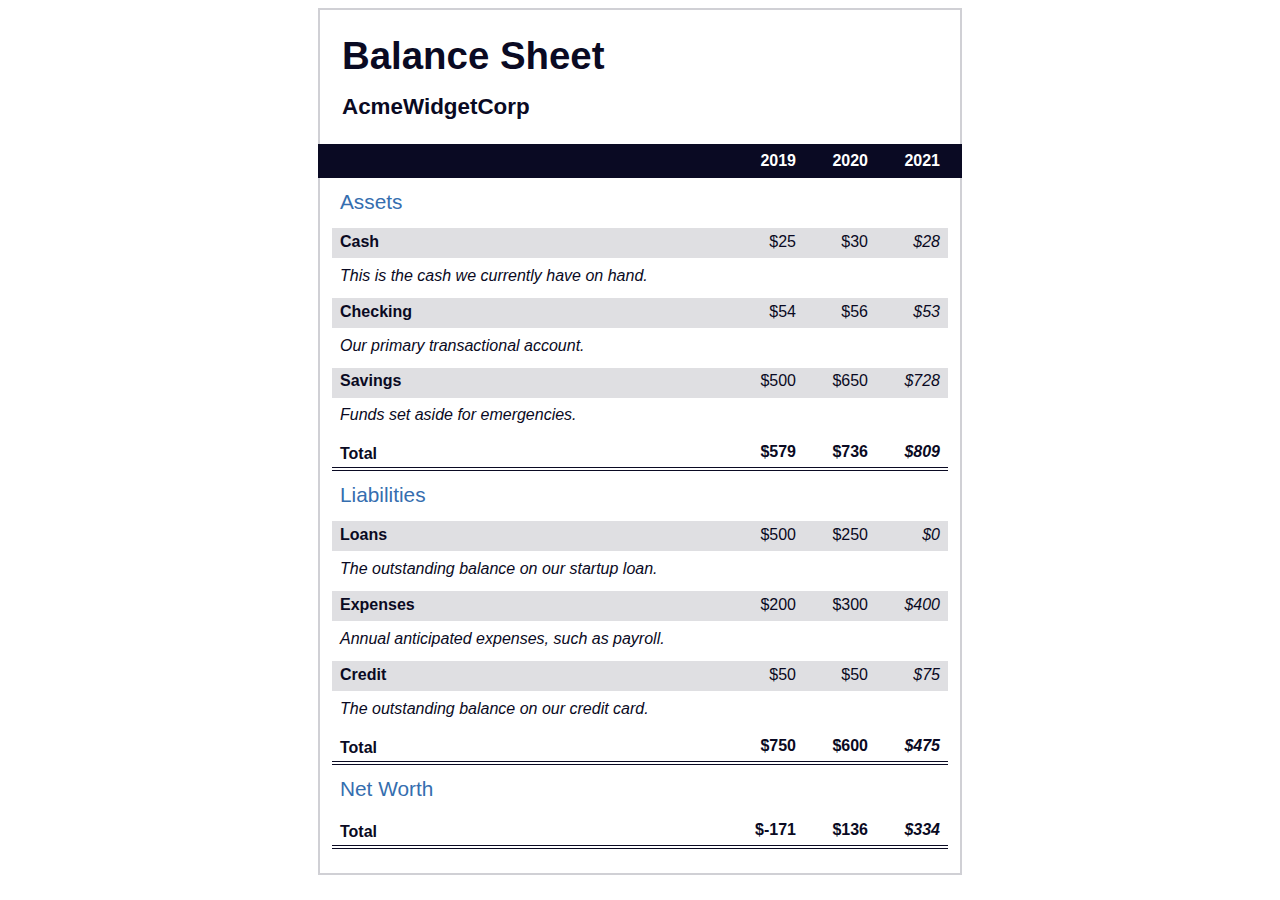
<file: Balance-Sheet/index.html>
<!DOCTYPE html>
<html lang="en">
  <head>
    <meta charset="UTF-8">
    <meta name="viewport" content="width=device-width, initial-scale=1.0">
    <title>Balance Sheet</title>
    <link rel="stylesheet" href="./styles.css">
  </head>
  <body>
    <main>
      <section>
        <h1>
          <span class="flex">
            <span>AcmeWidgetCorp</span>
            <span>Balance Sheet</span>
          </span>
        </h1>
        <div id="years" aria-hidden="true">
          <span class="year">2019</span>
          <span class="year">2020</span>
          <span class="year">2021</span>
        </div>
        <div class="table-wrap">
          <table>
            <caption>Assets</caption>
            <thead>
              <tr>
                <td></td>
                <th><span class="sr-only year">2019</span></th>
                <th><span class="sr-only year">2020</span></th>
                <th class="current"><span class="sr-only year">2021</span></th>
              </tr>
            </thead>
            <tbody>
              <tr class="data">
                <th>Cash <span class="description">This is the cash we currently have on hand.</span></th>
                <td>$25</td>
                <td>$30</td>
                <td class="current">$28</td>
              </tr>
              <tr class="data">
                <th>Checking <span class="description">Our primary transactional account.</span></th>
                <td>$54</td>
                <td>$56</td>
                <td class="current">$53</td>
              </tr>
              <tr class="data">
                <th>Savings <span class="description">Funds set aside for emergencies.</span></th>
                <td>$500</td>
                <td>$650</td>
                <td class="current">$728</td>
              </tr>
              <tr class="total">
                <th>Total <span class="sr-only">Assets</span></th>
                <td>$579</td>
                <td>$736</td>
                <td class="current">$809</td>
              </tr>
            </tbody>
          </table>
          <table>
            <caption>Liabilities</caption>
            <thead>
              <tr>
              <td></td>
              <th><span class="sr-only">2019</span></th>
              <th><span class="sr-only">2020</span></th>
              <th><span class="sr-only">2021</span></th>
              </tr>
            </thead>
            <tbody>
              <tr class="data">
                <th>Loans <span class="description">The outstanding balance on our startup loan.</span></th>
                <td>$500</td>
                <td>$250</td>
                <td class="current">$0</td>
              </tr>
              <tr class="data">
                <th>Expenses <span class="description">Annual anticipated expenses, such as payroll.</span></th>
                <td>$200</td>
                <td>$300</td>
                <td class="current">$400</td>
              </tr>
              <tr class="data">
                <th>Credit <span class="description">The outstanding balance on our credit card.</span></th>
                <td>$50</td>
                <td>$50</td>
                <td class="current">$75</td>
              </tr>
              <tr class="total">
                <th>Total <span class="sr-only">Liabilities</span></th>
                <td>$750</td>
                <td>$600</td>
                <td class="current">$475</td>
              </tr>
            </tbody>
          </table>
          <table>
            <caption>Net Worth</caption>
            <thead>
              <tr>
              <td></td>
              <th><span class="sr-only">2019</span></th>
              <th><span class="sr-only">2020</span></th>
              <th><span class="sr-only">2021</span></th>
              </tr>
            </thead>
            <tbody>
              <tr class="total">
                <th>Total <span class="sr-only">Net Worth</span></th>
                <td>$-171</td>
                <td>$136</td>
                <td class="current">$334</td>
              </tr>
            </tbody>
          </table>
        </div>
      </section>
    </main>
  </body>
</html>
</file>
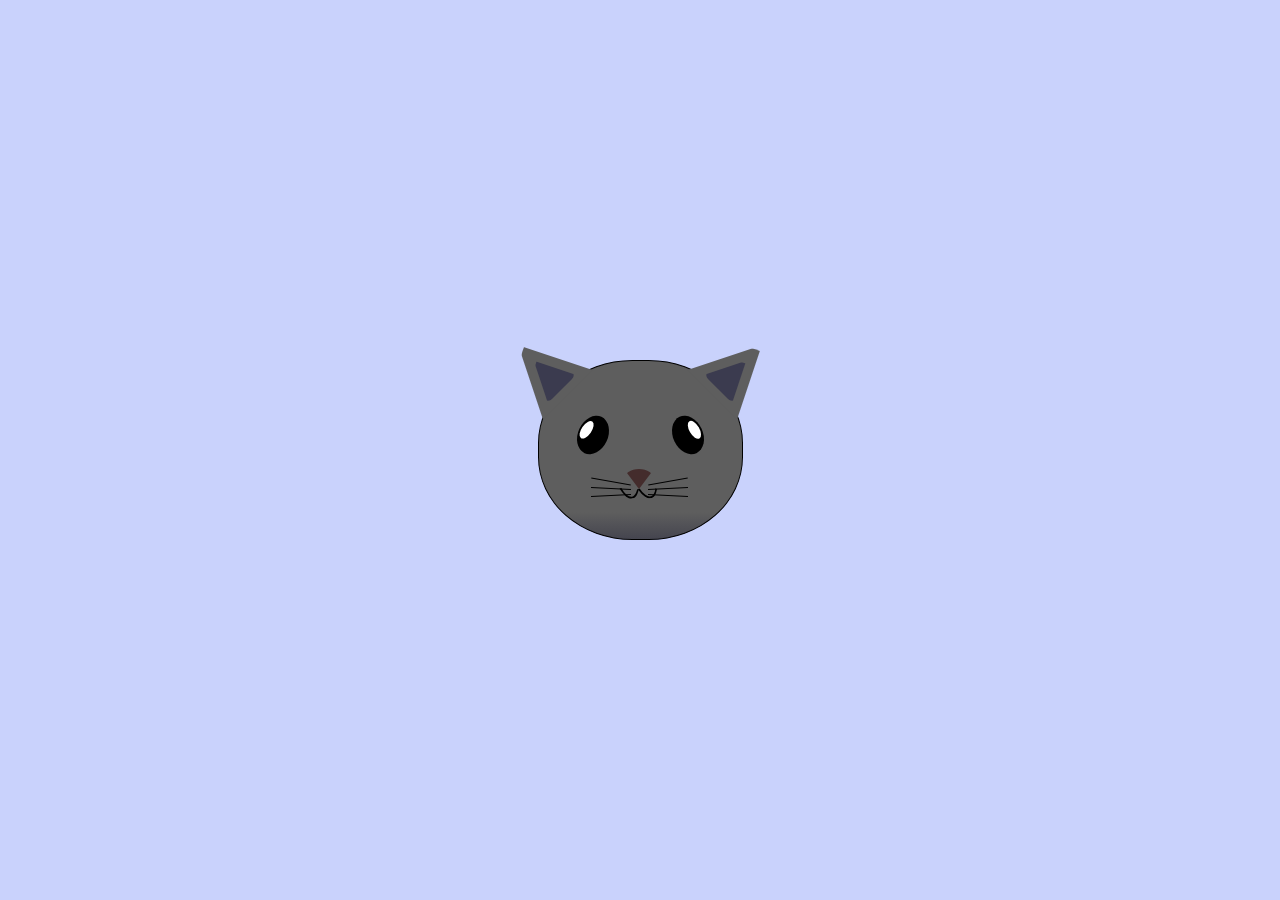
<file: Cat-Painting/index.html>
<!DOCTYPE html>
<html lang="en">
<head>
    <meta charset="UTF-8">
    <title>fCC Cat Painting</title>
    <link rel="stylesheet" href="./styles.css">
</head>
<body>
    <main>
      <div class="cat-head">
        <div class="cat-ears">
          <div class="cat-left-ear">
            <div class="cat-left-inner-ear"></div>
          </div>
          <div class="cat-right-ear">
            <div class="cat-right-inner-ear"></div>
          </div>
        </div>

        <div class="cat-eyes">
          <div class="cat-left-eye">
            <div class="cat-left-inner-eye"></div>
          </div>
          <div class="cat-right-eye">
            <div class="cat-right-inner-eye"></div>
          </div>
        </div>
        
        <div class="cat-nose"></div>

        <div class="cat-mouth">
          <div class="cat-mouth-line-left"></div>
          <div class="cat-mouth-line-right"></div>
        </div>

        <div class="cat-whiskers">
          <div class="cat-whiskers-left">
            <div class="cat-whisker-left-top"></div>
            <div class="cat-whisker-left-middle"></div>
            <div class="cat-whisker-left-bottom"></div>
          </div>
          <div class="cat-whiskers-right">
            <div class="cat-whisker-right-top"></div>
            <div class="cat-whisker-right-middle"></div>
            <div class="cat-whisker-right-bottom"></div>
          </div>
        </div>

      </div>
    </main>
</body>
</html>
</file>
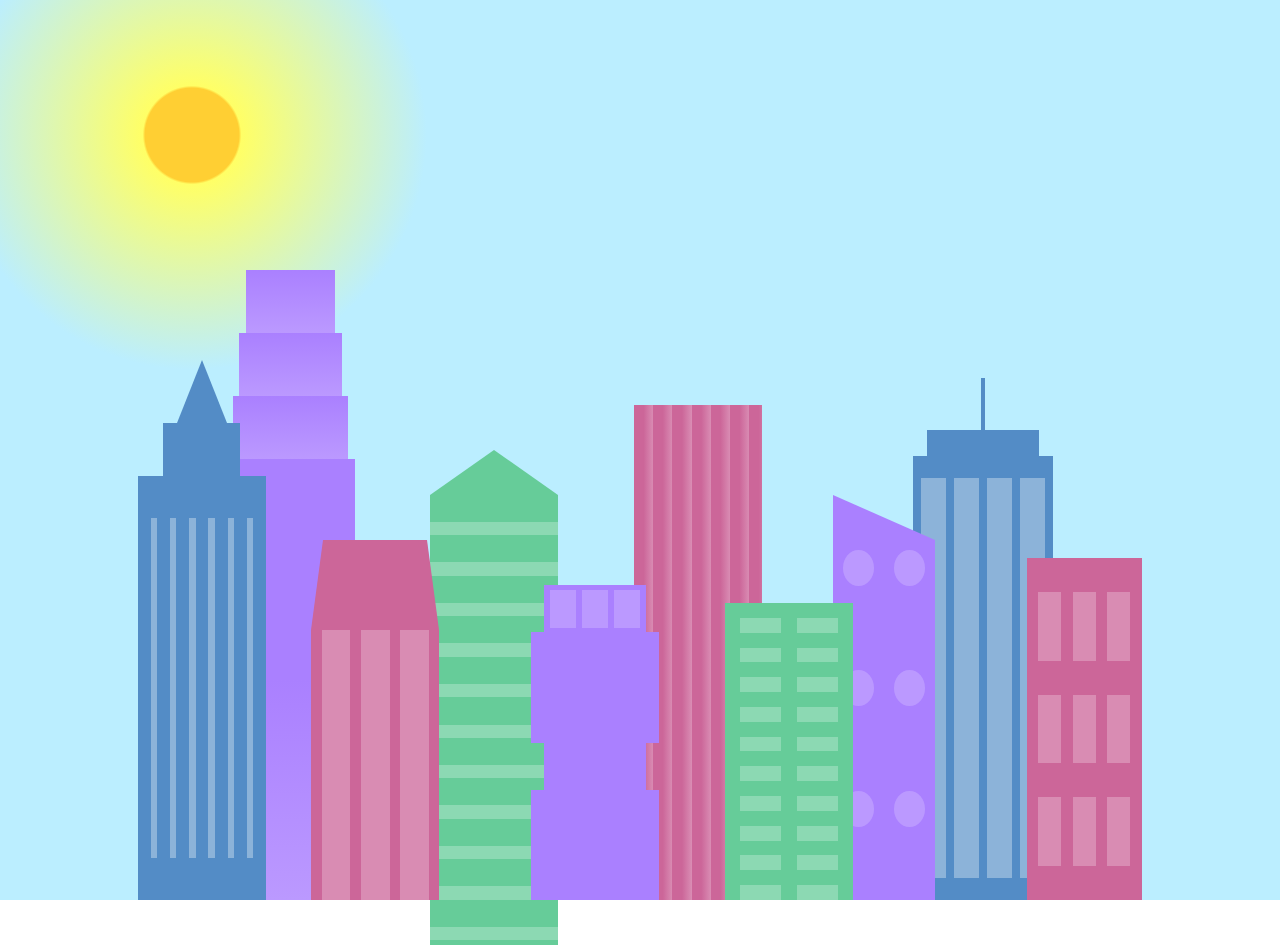
<file: City-Skyline/index.html>
<!DOCTYPE html>
<html lang="en">    
  <head>
    <meta charset="UTF-8">
    <title>City Skyline</title>
    <link href="styles.css" rel="stylesheet" />   
  </head>

  <body>
    <div class="background-buildings sky">
      <div></div>
      <div></div>
      <div class="bb1 building-wrap">
        <div class="bb1a bb1-window"></div>
        <div class="bb1b bb1-window"></div>
        <div class="bb1c bb1-window"></div>
        <div class="bb1d"></div>
      </div>
      <div class="bb2">
        <div class="bb2a"></div>
        <div class="bb2b"></div>
      </div>
      <div class="bb3"></div>
      <div></div>
      <div class="bb4 building-wrap">
        <div class="bb4a"></div>
        <div class="bb4b"></div>
        <div class="bb4c window-wrap">
          <div class="bb4-window"></div>
          <div class="bb4-window"></div>
          <div class="bb4-window"></div>
          <div class="bb4-window"></div>
        </div>
      </div>
      <div></div>
      <div></div>
    </div>

    <div class="foreground-buildings">
      <div></div>
      <div></div>
      <div class="fb1 building-wrap">
        <div class="fb1a"></div>
        <div class="fb1b"></div>
        <div class="fb1c"></div>
      </div>
      <div class="fb2">
        <div class="fb2a"></div>
        <div class="fb2b window-wrap">
          <div class="fb2-window"></div>
          <div class="fb2-window"></div>
          <div class="fb2-window"></div>
        </div>
      </div>
      <div></div>
      <div class="fb3 building-wrap">
        <div class="fb3a window-wrap">
          <div class="fb3-window"></div>
          <div class="fb3-window"></div>
          <div class="fb3-window"></div>
        </div>
        <div class="fb3b"></div>
        <div class="fb3a"></div>
        <div class="fb3b"></div>
      </div>
      <div class="fb4">
        <div class="fb4a"></div>
        <div class="fb4b">
          <div class="fb4-window"></div>
          <div class="fb4-window"></div>
          <div class="fb4-window"></div>
          <div class="fb4-window"></div>
          <div class="fb4-window"></div>
          <div class="fb4-window"></div>
        </div>
      </div>
      <div class="fb5"></div>
      <div class="fb6"></div>
      <div></div>
      <div></div>
    </div>
  </body>
</html>
</file>
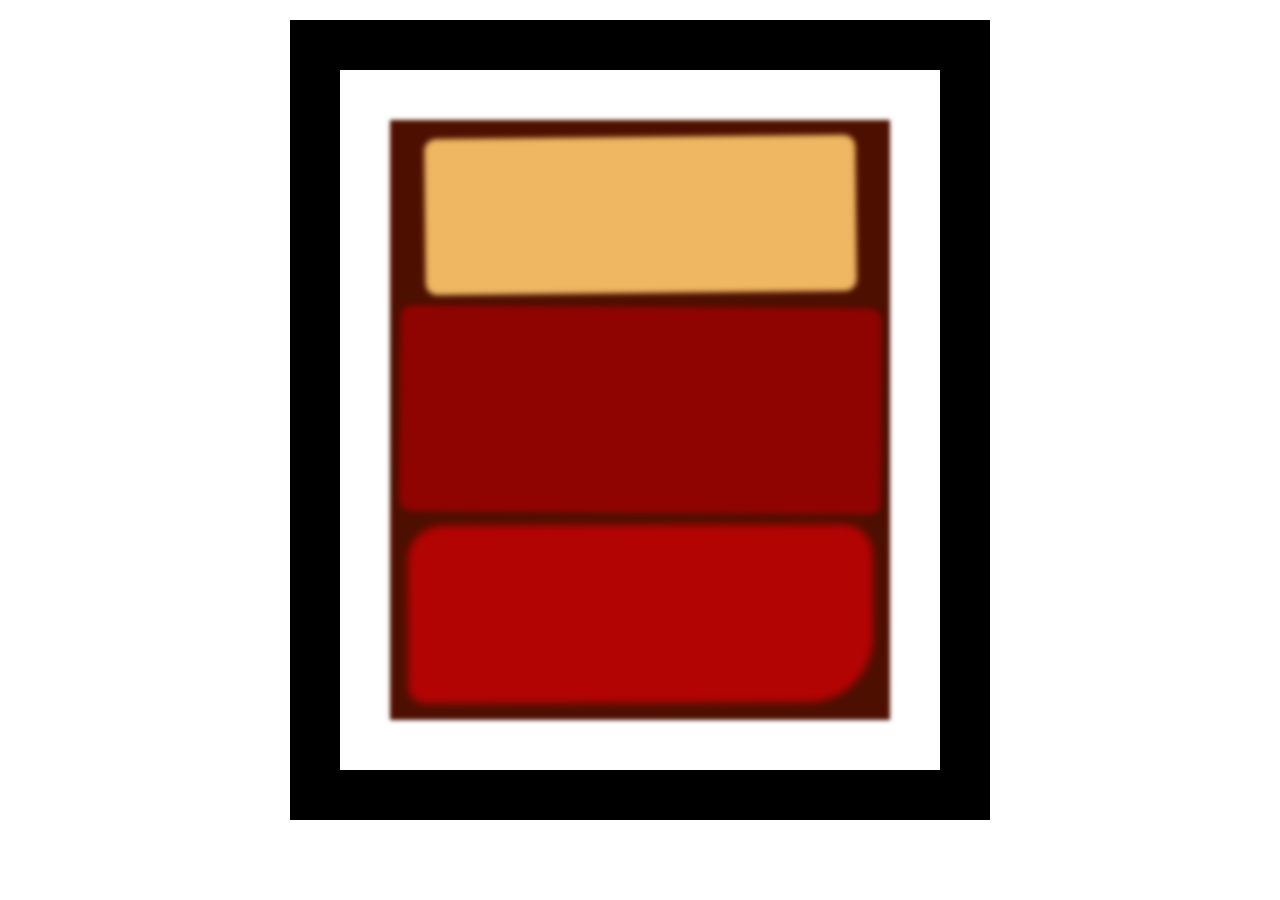
<file: CSS-box-model/index.html>
<!DOCTYPE html>
<html lang="en">
  <head>
    <meta charset="UTF-8">
    <title>Rothko Painting</title>
    <link href="./styles.css" rel="stylesheet">
  </head>
  <body>
    <div class="frame">
      <div class="canvas">
        <div class="one"></div>
        <div class="two"></div>
        <div class="three"></div>
      </div>
    </div>
  </body>
</html>
</file>
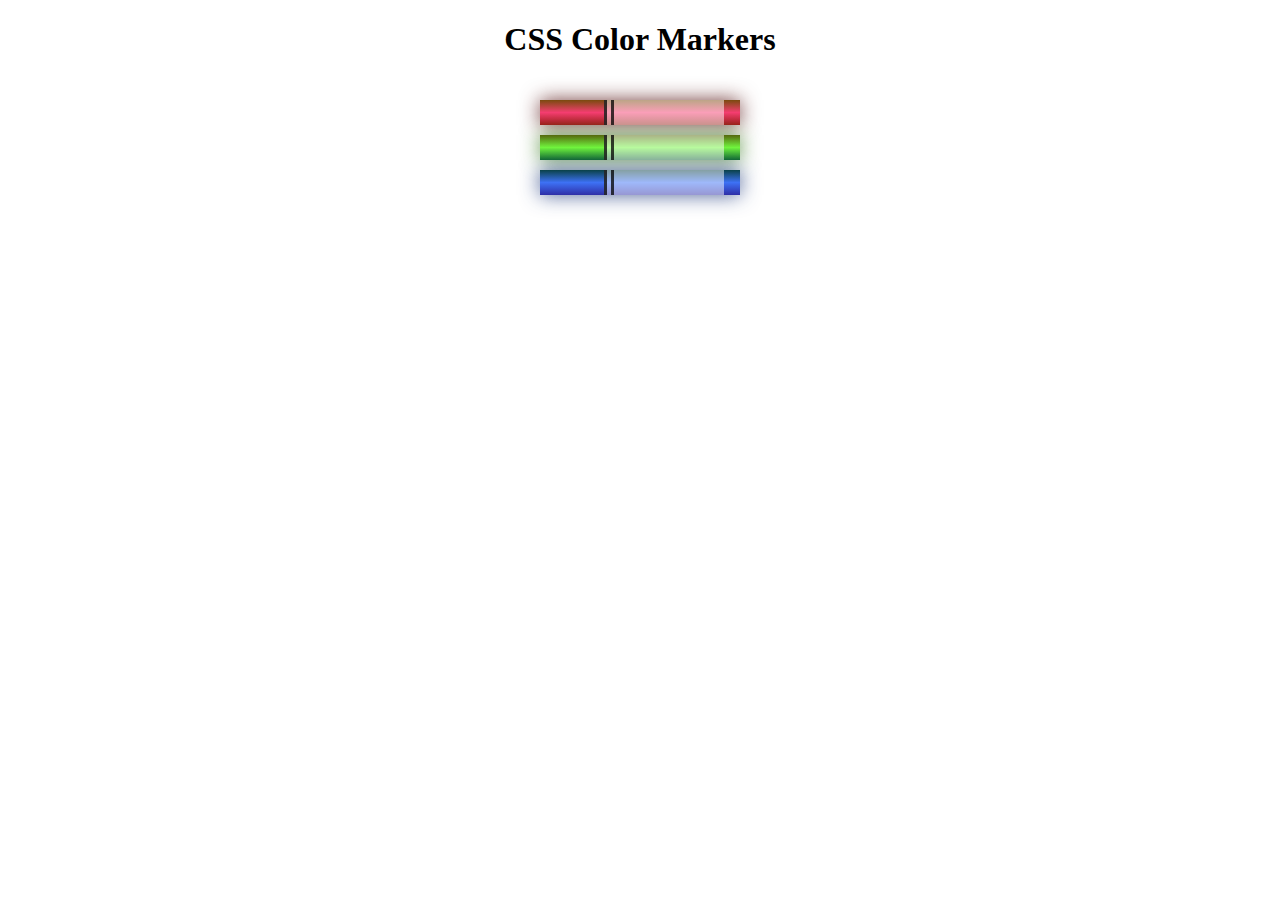
<file: CSS-colors/index.html>
<!DOCTYPE html>
<html lang="en">
  <head>
    <meta charset="utf-8">
    <meta name="viewport" content="width=device-width, initial-scale=1.0">
    <title>Colored Markers</title>
    <link rel="stylesheet" href="styles.css">
  </head>
  <body>
    <h1>CSS Color Markers</h1>
    <div class="container">
      <div class="marker red">
        <div class="cap"></div>
        <div class="sleeve"></div>
      </div>
      <div class="marker green">
        <div class="cap"></div>
        <div class="sleeve"></div>
      </div>
      <div class="marker blue">
        <div class="cap"></div>
        <div class="sleeve"></div>
      </div>
    </div>
  </body>
</html>
</file>
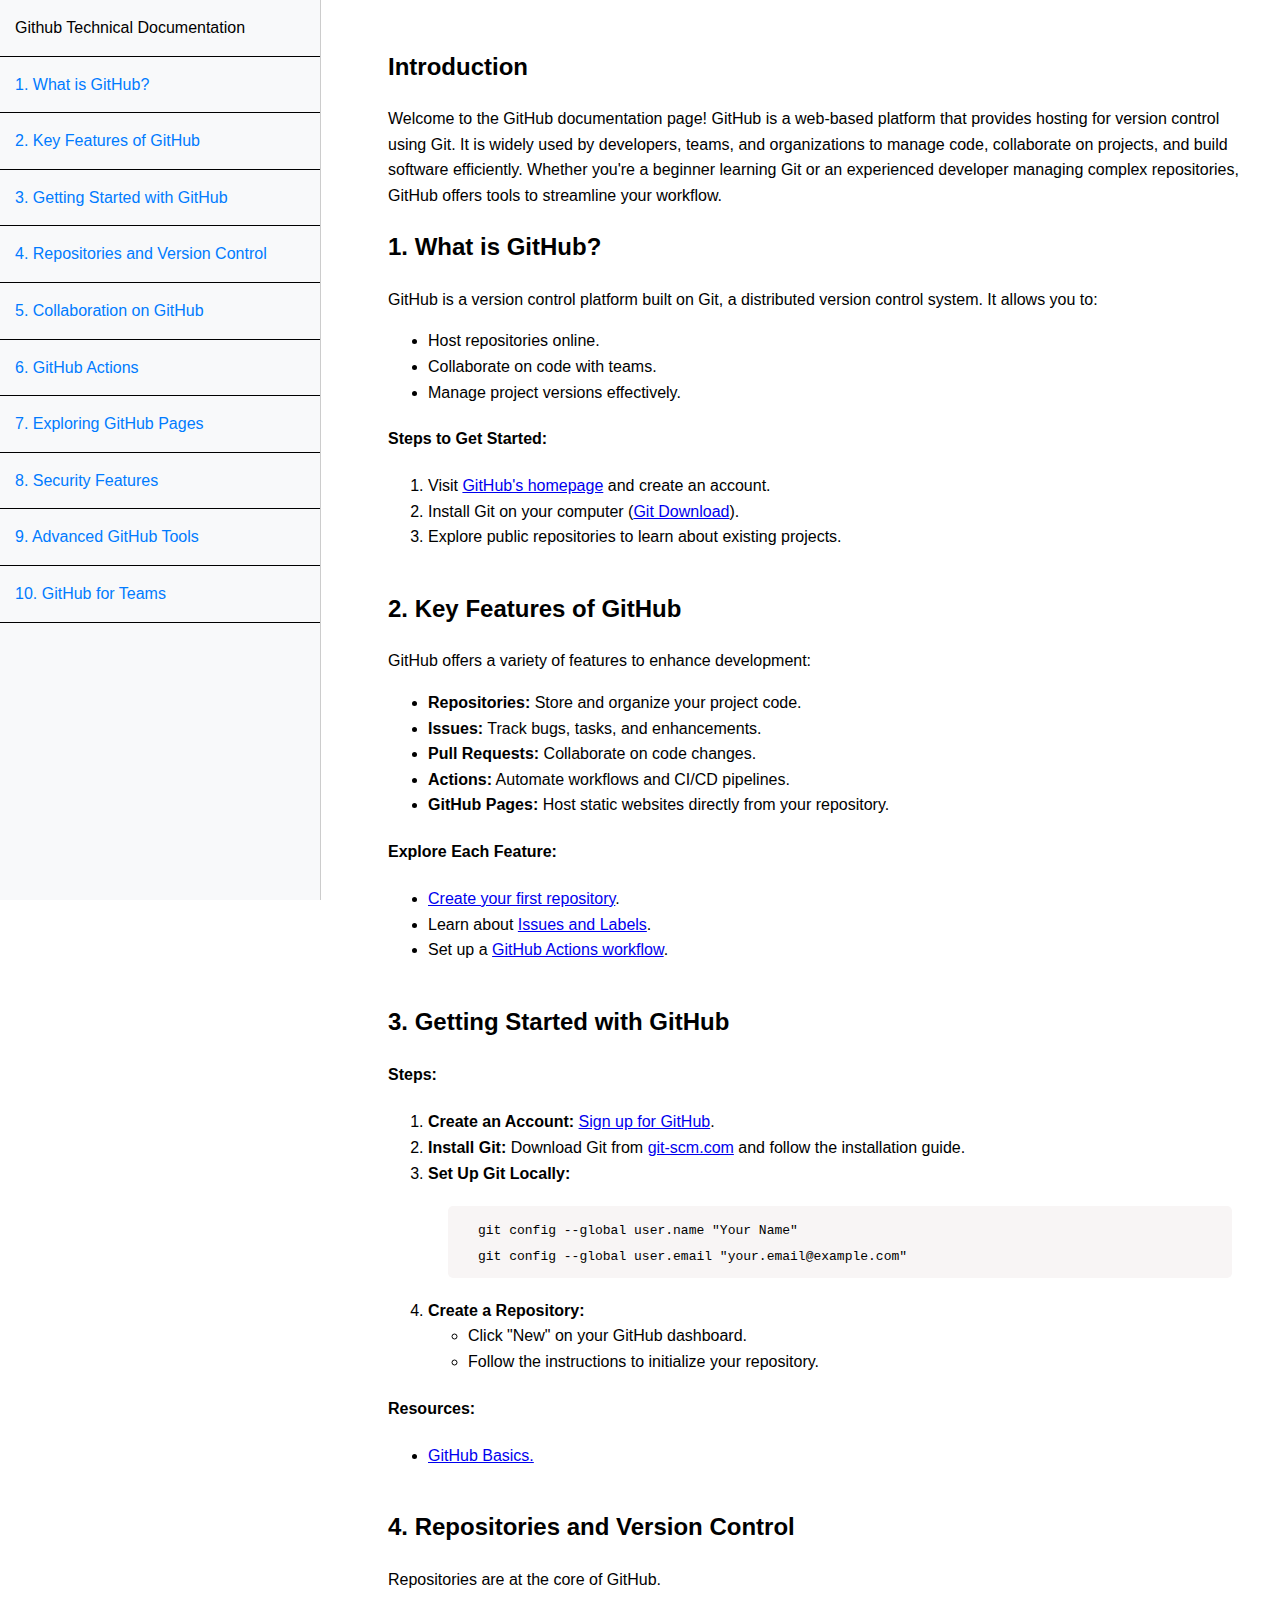
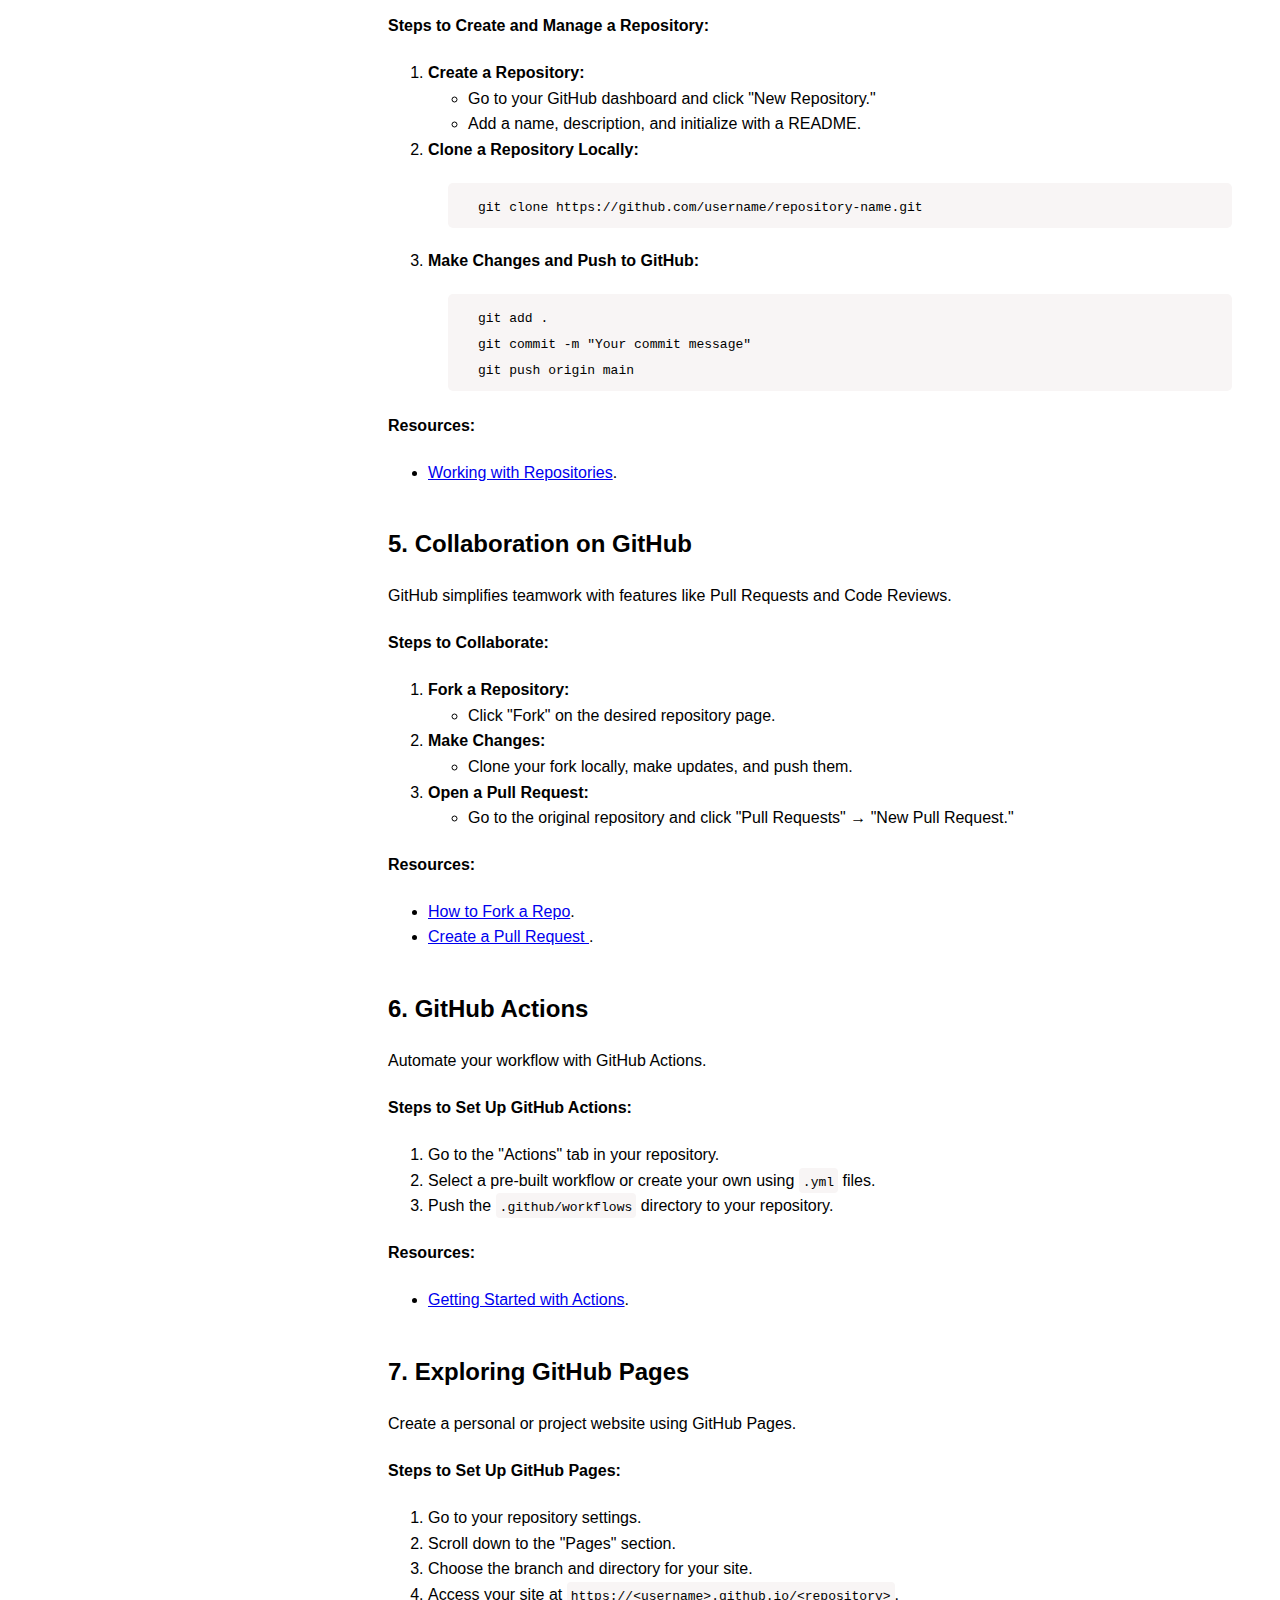
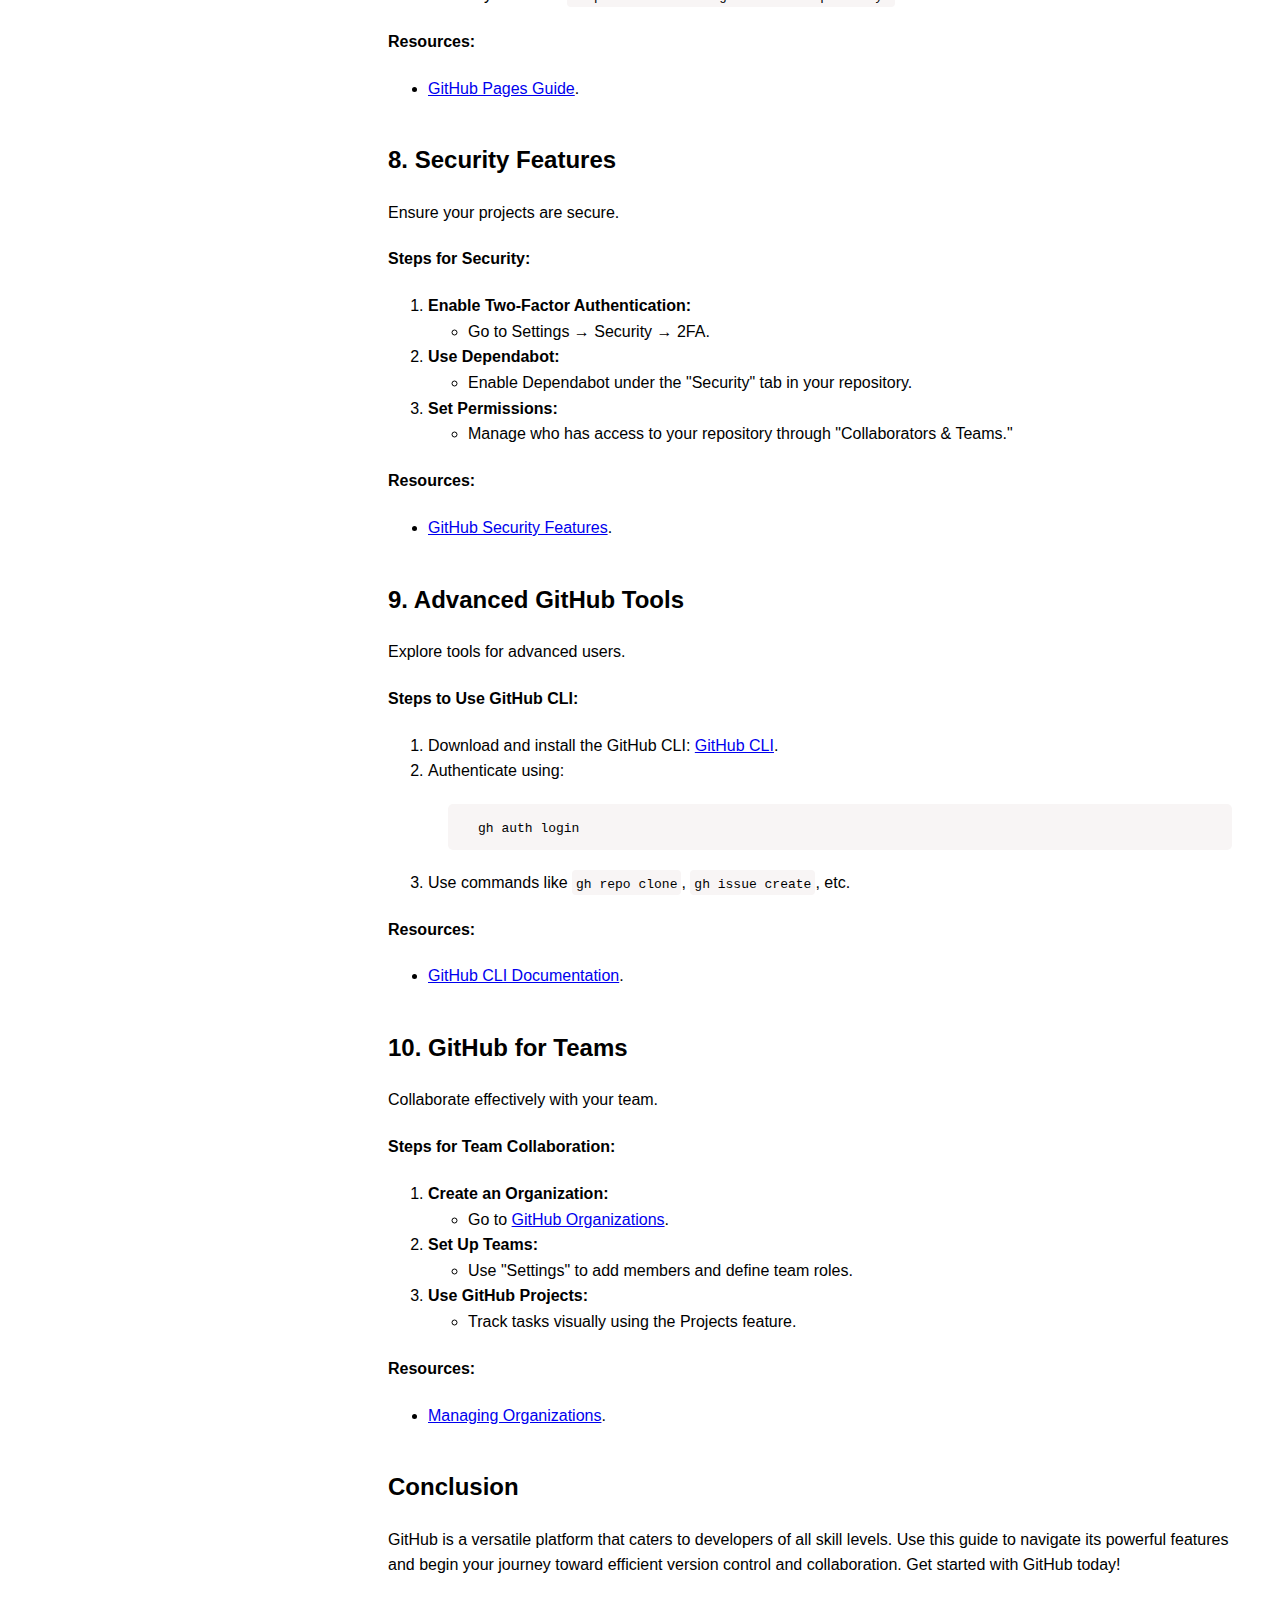
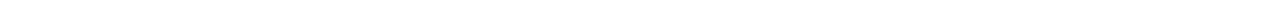
<file: Documentation-page-Github/index.html>
<!DOCTYPE html>
<html lang="en">
  <head>
    <meta charset="UTF-8" />
    <title>Github Documentation</title>
    <meta name="viewport" content="width=device-width, initial-scale=1.0" /> 
    <link rel="stylesheet" href="styles.css" /> 
  </head>
  <body>
    <nav id="navbar">
        <header class="head-nav">Github Technical Documentation</header>
        <div class="nav-item"><a class="nav-link" href="#part-1">1. What is GitHub?</a></div>
        <div class="nav-item"><a class="nav-link" href="#part-2">2. Key Features of GitHub</a></div>
        <div class="nav-item"><a class="nav-link" href="#part-3">3. Getting Started with GitHub</a></div>
        <div class="nav-item"><a class="nav-link" href="#part-4">4. Repositories and Version Control</a></div>
        <div class="nav-item"><a class="nav-link" href="#part-5">5. Collaboration on GitHub</a></div>
        <div class="nav-item"><a class="nav-link" href="#part-6">6. GitHub Actions</a></div>
        <div class="nav-item"><a class="nav-link" href="#part-7">7. Exploring GitHub Pages</a></div>
        <div class="nav-item"><a class="nav-link" href="#part-8">8. Security Features</a></div>
        <div class="nav-item"><a class="nav-link" href="#part-9">9. Advanced GitHub Tools</a></div>
        <div class="nav-item"><a class="nav-link" href="#part-10">10. GitHub for Teams</a></div>

    </nav>
    <main id="main-doc">
      <section>
        <h2>Introduction</h2>
        <p>Welcome to the GitHub documentation page! GitHub is a web-based platform that provides hosting for version control using Git. It is widely used by developers, teams, and organizations to manage code, collaborate on projects, and build software efficiently. Whether you're a beginner learning Git or an experienced developer managing complex repositories, GitHub offers tools to streamline your workflow.</p>
      </section>
      <section id="part-1" class="main-section">
        <header><h2>1. What is GitHub?</h2></header>
        <p>GitHub is a version control platform built on Git, a distributed version control system. It allows you to:</p>
        
        <ul>
            <li>Host repositories online.</li>
            <li>Collaborate on code with teams.</li>
            <li>Manage project versions effectively.</li>
        </ul>
        <h4>Steps to Get Started:</h4>
        <ol>
            <li>Visit <a href="https://github.com/" target="_blank">GitHub's homepage</a> and create an account.</li>
            <li>Install Git on your computer (<a href="https://git-scm.com/downloads" target="_blank">Git Download</a>).</li>
            <li>Explore public repositories to learn about existing projects.</li>
        </ol>
        
      </section>
      <section id="part-2" class="main-section">
        <header><h2>2. Key Features of GitHub</h2></header>
        <p>GitHub offers a variety of features to enhance development:</p>
        
        <ul>
            <li><strong>Repositories:</strong> Store and organize your project code.</li>
            <li><strong>Issues:</strong> Track bugs, tasks, and enhancements.</li>
            <li><strong>Pull Requests:</strong> Collaborate on code changes.</li>
            <li><strong>Actions:</strong> Automate workflows and CI/CD pipelines.</li>
            <li><strong>GitHub Pages:</strong> Host static websites directly from your repository.</li>
        </ul>
        <h4>Explore Each Feature:</h4>
        <ul>
            <li><a href="https://docs.github.com/en/repositories/creating-and-managing-repositories/quickstart-for-repositories" target="_blank">Create your first repository</a>.</li>
            <li>Learn about <a href="https://docs.github.com/en/issues/tracking-your-work-with-issues" target="_blank">Issues and Labels</a>.</li>
            <li>Set up a <a href="https://docs.github.com/en/actions" target="_blank">GitHub Actions workflow</a>.</li>
        </ul>
        
      </section>
      <section id="part-3" class="main-section">
        <header><h2>3. Getting Started with GitHub</h2></header>
        
        <h4>Steps:</h4>
        <ol>
            <li><strong>Create an Account:</strong> <a href="https://github.com/" target="_blank">Sign up for GitHub</a>.</li>
            <li><strong>Install Git:</strong> Download Git from <a href="https://git-scm.com/downloads" target="_blank">git-scm.com</a> and follow the installation guide.</li>
            <li><strong>Set Up Git Locally:</strong>
                <div class="code-box">
                <div><code>git config --global user.name "Your Name"</code></div>
                <div><code>git config --global user.email "your.email@example.com"</code></div>
                </div>
            </li>
            <li><strong>Create a Repository:</strong>
                <ul>
                    <li>Click "New" on your GitHub dashboard.</li>
                    <li>Follow the instructions to initialize your repository.</li>
                </ul>
            </li>
        </ol>      
        <h4>Resources:</h4>      
        <ul>
            <li><a href="https://docs.github.com/en/get-started" target="_blank">GitHub Basics.</a></li>
        </ul>
      </section>
      <section id="part-4" class="main-section">
        <header><h2>4. Repositories and Version Control</h2></header>
        <p>Repositories are at the core of GitHub.</p>
        <h4>Steps to Create and Manage a Repository:</h4>
        <ol>
            <li><strong>Create a Repository:</strong>
                <ul>
                    <li>Go to your GitHub dashboard and click "New Repository."</li>
                    <li>Add a name, description, and initialize with a README.</li>
                </ul>
            </li>
            <li><strong>Clone a Repository Locally:</strong>
                <div class="code-box">
                  <code>git clone https://github.com/username/repository-name.git</code>
                </div>
            </li>

            <li><strong>Make Changes and Push to GitHub:</strong>
                <div class="code-box">
                <div><code>git add .</code></div>
                <div><code>git commit -m "Your commit message"</code></div>
                <div><code>git push origin main</code></div>
            </div>
            </li>
        </ol>

        <h4>Resources:</h4>
        <ul>
            <li><a href="https://docs.github.com/en/repositories" target="_blank">Working with Repositories</a>.</li>
        </ul>
        
      </section>
      <section id="part-5" class="main-section">
        <header><h2>5. Collaboration on GitHub</h2></header>
        <p>GitHub simplifies teamwork with features like Pull Requests and Code Reviews.</p>
        <h4>Steps to Collaborate:</h4>
        <ol>
            <li><strong>Fork a Repository:</strong>
                <ul>
                    <li>Click "Fork" on the desired repository page.</li>
                </ul>
            </li>
            <li><strong>Make Changes:</strong>
                <ul>
                    <li>Clone your fork locally, make updates, and push them.</li>
                </ul>
            </li>
            <li><strong>Open a Pull Request:</strong>
                <ul>
                    <li>Go to the original repository and click "Pull Requests" → "New Pull Request."</li>
                </ul>
            </li>
        </ol>
        <h4>Resources:</h4>
        <ul>
            <li><a href="https://docs.github.com/en/pull-requests/collaborating-with-pull-requests/working-with-forks/fork-a-repo" target="_blank">How to Fork a Repo</a>.</li>
            <li><a href="https://docs.github.com/en/pull-requests" target="_blank">Create a Pull Request </a>.</li>
        </ul>

      </section>
      <section id="part-6" class="main-section">
        <header><h2>6. GitHub Actions</h2></header>
        <p>Automate your workflow with GitHub Actions.</p>
        <h4>Steps to Set Up GitHub Actions:</h4>
        <ol>
            <li>Go to the "Actions" tab in your repository.</li>
            <li>Select a pre-built workflow or create your own using <span class="text-bold"><code>.yml</code></span> files.</li>
            <li>Push the <span class="text-bold"><code>.github/workflows</code></span> directory to your repository.</li>
        </ol>     
        <h4>Resources:</h4>
        <ul>
            <li><a href="https://docs.github.com/en/actions/writing-workflows/quickstart" target="_blank">Getting Started with Actions</a>.</li>
        </ul>    
      </section>
      <section id="part-7" class="main-section">
        <header><h2>7. Exploring GitHub Pages</h2></header>
        <p>Create a personal or project website using GitHub Pages.</p>
        <h4>Steps to Set Up GitHub Pages:</h4>
        <ol>
            <li>Go to your repository settings.</li>
            <li>Scroll down to the "Pages" section.</li>
            <li>Choose the branch and directory for your site.</li>
            <li>Access your site at <span class="text-bold"><code>https://&lt;username&gt;.github.io/&lt;repository&gt;</code></span>.</li>
        </ol>
        <h4>Resources:</h4>
        <ul>
            <li><a href="https://pages.github.com/" target="_blank">GitHub Pages Guide</a>.</li>
        </ul>
      </section>
      <section id="part-8" class="main-section">
        <header><h2>8. Security Features</h2></header>
        <p>Ensure your projects are secure.</p>
        <h4>Steps for Security:</h4>
        <ol>
            <li><strong>Enable Two-Factor Authentication:</strong>
                <ul>
                    <li>Go to Settings → Security → 2FA.</li>
                </ul>
            </li>
            <li><strong>Use Dependabot:</strong>
                <ul>
                    <li>Enable Dependabot under the "Security" tab in your repository.</li>
                </ul>
            </li>
            <li><strong>Set Permissions:</strong>
                <ul>
                    <li>Manage who has access to your repository through "Collaborators & Teams."</li>
                </ul>
            </li>
        </ol>
        <h4>Resources:</h4>
        <ul>
            <li><a href="https://docs.github.com/en/code-security" target="_blank">GitHub Security Features</a>.</li>
        </ul>   
      </section>
      <section id="part-9" class="main-section">
        <header><h2>9. Advanced GitHub Tools</h2></header>
        <p>Explore tools for advanced users.</p>
        <h4>Steps to Use GitHub CLI:</h4>
        <ol>
            <li>Download and install the GitHub CLI: <a href="https://cli.github.com/" target="_blank">GitHub CLI</a>.</li>
            <li>Authenticate using:
                <div class="code-box">
                    <div><code>gh auth login</code></div>
                </div>
            </li>
            <li>Use commands like <span class="text-bold"><code>gh repo clone</code></span>, <span class="text-bold"><code>gh issue create</code></span>, etc.</li>
        </ol>
        <h4>Resources:</h4>
        <ul>
            <li><a href="https://cli.github.com/manual/" target="_blank">GitHub CLI Documentation</a>.</li>
        </ul>
      </section>
      <section id="part-10" class="main-section">
        <header><h2>10. GitHub for Teams</h2></header>
        <p>Collaborate effectively with your team.</p>
        <h4>Steps for Team Collaboration:</h4>
        <ol>
            <li><strong>Create an Organization:</strong>
                <ul>
                <li>Go to <a href="https://github.com/organizations/plan" target="_blank">GitHub Organizations</a>.</li>
                </ul>
            </li>
            <li><strong>Set Up Teams:</strong>
                <ul>
                <li>Use "Settings" to add members and define team roles.</li>
                </ul>
            </li>
            <li><strong>Use GitHub Projects:</strong>
                <ul>
                <li>Track tasks visually using the Projects feature.</li>
                </ul>
            </li>
        </ol>
        <h4>Resources:</h4>
        <ul>
            <li><a href="https://docs.github.com/en/organizations" target="_blank">Managing Organizations</a>.</li>
        </ul>

      </section>
      <section>
        <h2>Conclusion</h2>
        <p>GitHub is a versatile platform that caters to developers of all skill levels. Use this guide to navigate its powerful features and begin your journey toward efficient version control and collaboration. Get started with GitHub today!</p>
      </section>
     
    </main>
  </body>
<html>
</file>
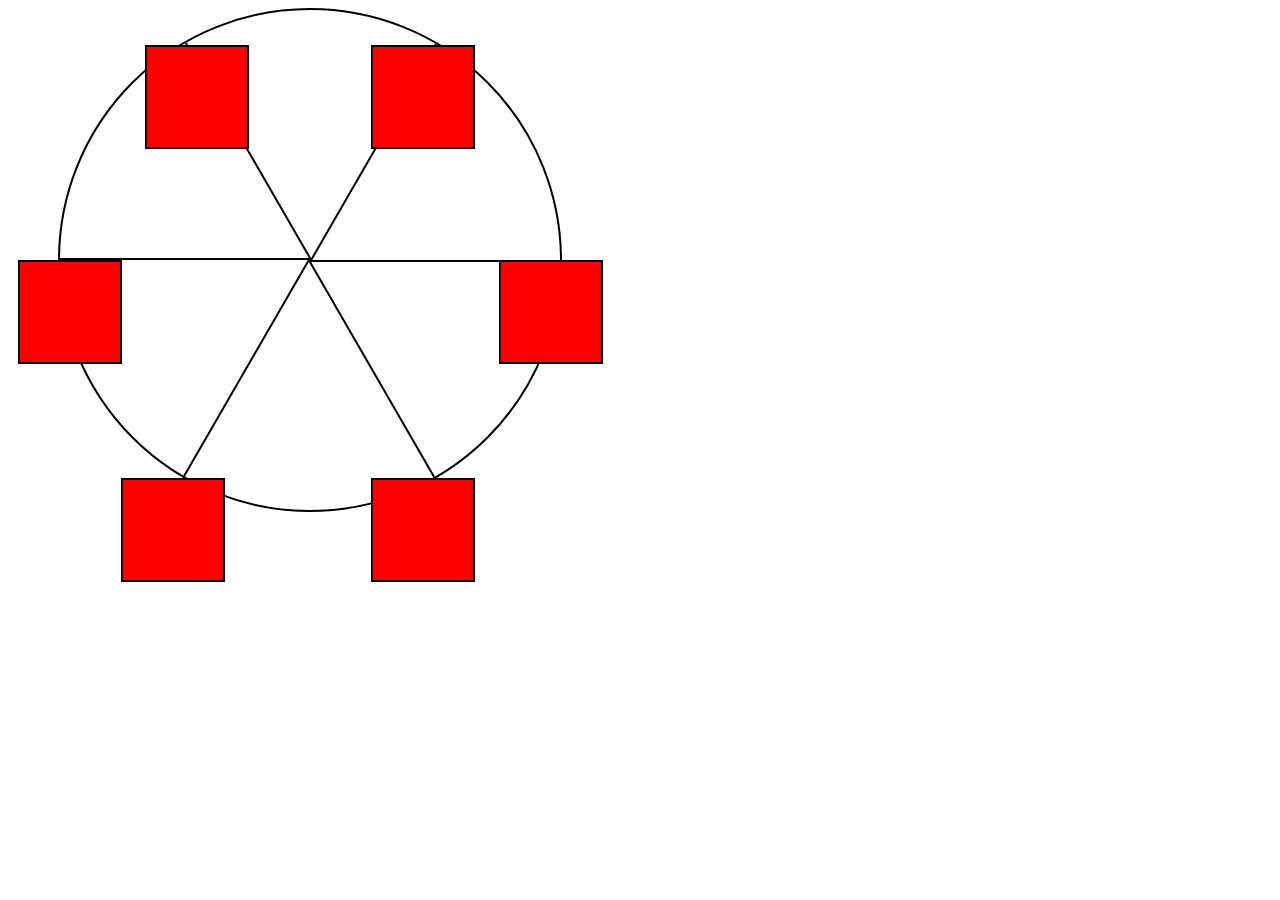
<file: Ferris-Wheel/index.html>
<!DOCTYPE html>
<html lang="en">
  <head>
    <meta charset="UTF-8">
    <title>Ferris Wheel</title>
    <link rel="stylesheet" href="./styles.css">
  </head>
  <body>
    <div class="wheel">
      <span class="line"></span>
      <span class="line"></span>
      <span class="line"></span>
      <span class="line"></span>
      <span class="line"></span>
      <span class="line"></span>

      <div class="cabin"></div>
      <div class="cabin"></div>
      <div class="cabin"></div>
      <div class="cabin"></div>
      <div class="cabin"></div>
      <div class="cabin"></div>
    </div>
  </body>
</html>
</file>
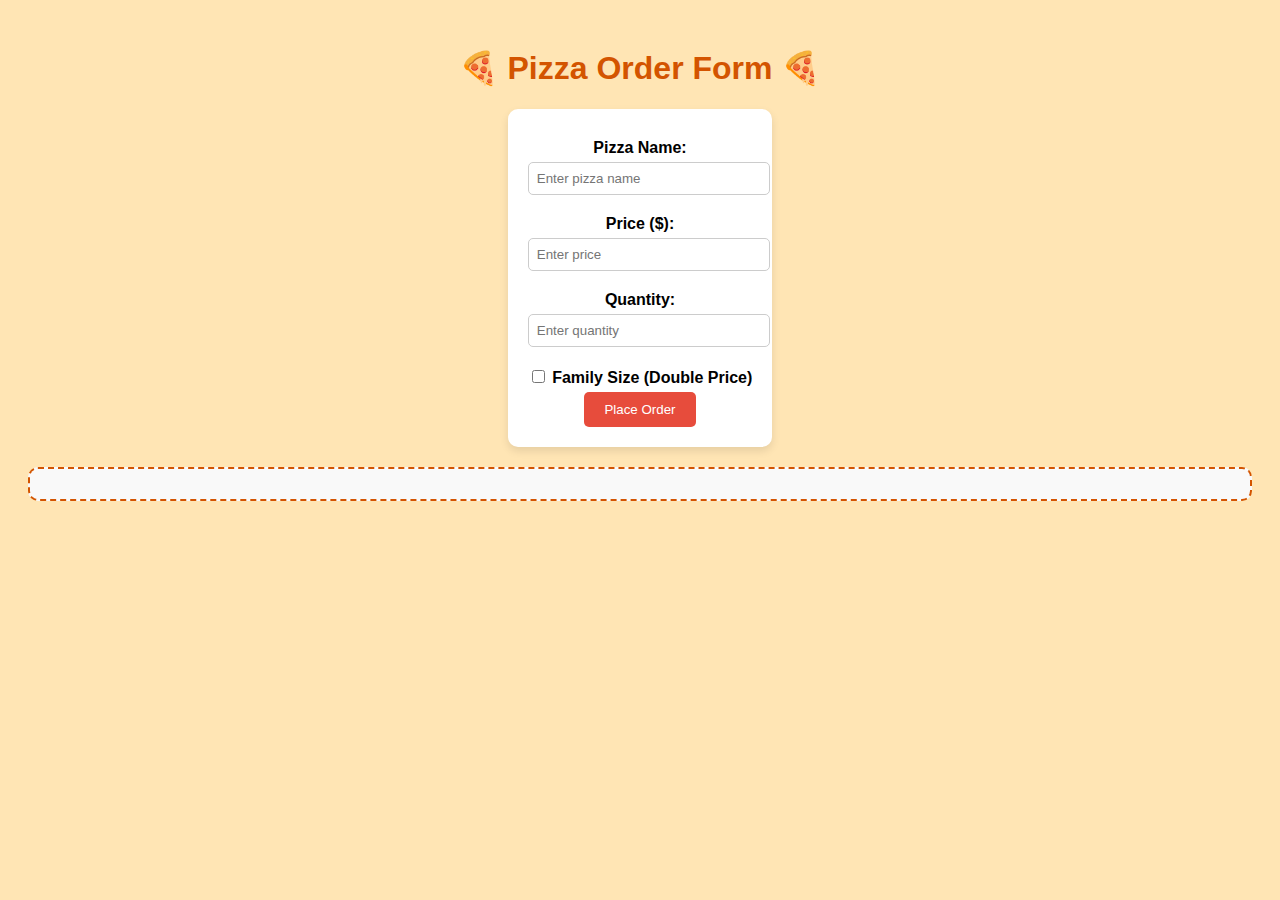
<file: JS-week1/index.html>
<!DOCTYPE html>
<html lang="en">
<head>
    <meta charset="UTF-8">
    <meta name="viewport" content="width=device-width, initial-scale=1.0">
    <title>Pizza exercise</title>
    <script src="./pizza.js"></script>
    <style>
        
        body {
            font-family: Arial, sans-serif;
            background-color: #ffe5b4;
            padding: 20px;
            text-align: center;
        }

        h1 {
            color: #d35400;
        }

        .order-form {
            background-color: #fff;
            padding: 20px;
            border-radius: 10px;
            box-shadow: 0 4px 8px rgba(0, 0, 0, 0.1);
            display: inline-block;
        }

        label {
            display: block;
            margin: 10px 0 5px;
            font-weight: bold;
        }

        input[type="text"],
        input[type="number"] {
            width: 100%;
            padding: 8px;
            margin-bottom: 10px;
            border: 1px solid #ccc;
            border-radius: 5px;
        }

        .order-summary {
            margin-top: 20px;
            padding: 15px;
            background-color: #f9f9f9;
            border-radius: 10px;
            border: 2px dashed #d35400;
        }

        button {
            background-color: #e74c3c;
            color: white;
            padding: 10px 20px;
            border: none;
            border-radius: 5px;
            cursor: pointer;
        }

        button:hover {
            background-color: #c0392b;
        }
    
    </style>
</head>
<body>
    <h1>🍕 Pizza Order Form 🍕</h1>
    <div class="order-form">
        <label for="pizzaName">Pizza Name:</label>
        <input type="text" id="pizzaName" placeholder="Enter pizza name">

        <label for="pizzaPrice">Price ($):</label>
        <input type="number" id="pizzaPrice" placeholder="Enter price" min="0">
        
        <label for="pizzaQuantity">Quantity:</label>
        <input type="number" id="pizzaQuantity" placeholder="Enter quantity" min="1">

        <label>
            <input type="checkbox" id="familySize"> Family Size (Double Price)
        </label>

        <button onclick="placeOrder()">Place Order</button>
    </div>

    <div class="order-summary" id="orderSummary"></div>
</body>
</html>
</file>
<file: Balance-Sheet/styles.css>
span[class~="sr-only"] {
    border: 0 !important;
    clip: rect(1px, 1px, 1px, 1px) !important;
    clip-path: inset(50%) !important;
    height: 1px !important;
    width: 1px !important;
    position: absolute !important;
    overflow: hidden !important;
    white-space: nowrap !important;
    padding: 0 !important;
    margin: -1px !important;
  }
  
  html {
    box-sizing: border-box;
  }
  
  body {
    font-family: sans-serif;
    color: #0a0a23;
  }
  
  h1 {
    max-width: 37.25rem;
    margin: 0 auto;
    padding: 1.5rem 1.25rem;
  }
  
  h1 .flex {
    display: flex;
    flex-direction: column-reverse;
    gap: 1rem;
  }
  
  h1 .flex span:first-of-type {
    font-size: 0.7em;
  }
  
  h1 .flex span:last-of-type {
    font-size: 1.2em;
  }
  
  section {
    max-width: 40rem;
    margin: 0 auto;
    border: 2px solid #d0d0d5;
  }
  
  #years {
    display: flex;
    justify-content: flex-end;
    position: sticky;
    z-index: 999;
    top: 0;
    background: #0a0a23;
    color: #fff;
    padding: 0.5rem calc(1.25rem + 2px) 0.5rem 0;
    margin: 0 -2px;
  }
  
  #years span[class] {
    font-weight: bold;
    width: 4.5rem;
    text-align: right;
  }
  
  .table-wrap {
    padding: 0 0.75rem 1.5rem 0.75rem;
  }
  
  table {
    border-collapse: collapse;
    border: 0;
    width: 100%;
    position: relative;
    margin-top: 3rem;
  }
  
  table caption {
    color: #356eaf;
    font-size: 1.3em;
    font-weight: normal;
    position: absolute;
    top: -2.25rem;
    left: 0.5rem;
  }
  
  tbody td {
    width: 100vw;
    min-width: 4rem;
    max-width: 4rem;
  }
  
  tbody th {
    width: calc(100% - 12rem);
  }
  
  tr[class="total"] {
    border-bottom: 4px double #0a0a23;
    font-weight: bold;
  }
  
  tr[class="total"] th {
    text-align: left;
    padding: 0.5rem 0 0.25rem 0.5rem;
  }
  
  tr.total td {
    text-align: right;
    padding: 0 0.25rem;
  }
  
  tr.total td:nth-of-type(3) {
    padding-right: 0.5rem;
  }
  
  tr.total:hover {
    background-color: #99c9ff;
  }
  
  td.current {
    font-style: italic;
  }
  
  tr.data {
    background-image: linear-gradient(to bottom, #dfdfe2 1.845rem, white 1.845rem);
  }
  
  tr.data th {
    text-align: left;
    padding-top: 0.3rem;
    padding-left: 0.5rem;
  }
  
  tr.data th .description {
    display: block;
    font-weight: normal;
    font-style: italic;
    padding: 1rem 0 0.75rem;
    margin-right: -13.5rem;
  }
  
  tr.data td {
    vertical-align: top;
    padding: 0.3rem 0.25rem 0;
    text-align: right;
  }
  tr.data td:last-of-type{
    padding-right: 0.5rem;
  }
</file>
<file: Cat-Painting/styles.css>
* {
    box-sizing: border-box;
  }
  
  body {
    background-color: #c9d2fc;
  }
  
  .cat-head {
    position: absolute;
    right: 0;
    left: 0;
    top: 0;
    bottom: 0;
    margin: auto;
    background: linear-gradient(#5e5e5e 85%, #45454f 100%);
    width: 205px;
    height: 180px;
    border: 1px solid #000;
    border-radius: 46%;
  }
  
  .cat-left-ear {
    position: absolute;
    top: -26px;
    left: -31px;
    z-index: 1;
    border-top-left-radius: 90px;
    border-top-right-radius: 10px;
    transform: rotate(-45deg);
    border-left: 35px solid transparent;
    border-right: 35px solid transparent;
    border-bottom: 70px solid #5e5e5e;
  }
  
  .cat-right-ear {
    position: absolute;
    top: -26px;
    left: 163px;
    z-index: 1;
    transform: rotate(45deg);
    border-top-left-radius: 90px;
    border-top-right-radius: 10px;
    border-left: 35px solid transparent;
    border-right: 35px solid transparent;
    border-bottom: 70px solid #5e5e5e;
  }
  
  .cat-left-inner-ear {
    position: absolute;
    top: 22px;
    left: -20px;
    border-top-left-radius: 90px;
    border-top-right-radius: 10px;
    border-bottom-right-radius: 40%;
    border-bottom-left-radius: 40%;
    border-left: 20px solid transparent;
    border-right: 20px solid transparent;
    border-bottom: 40px solid #3b3b4f;
  }
  
  .cat-right-inner-ear {
    position: absolute;
    top: 22px;
    left: -20px;
    border-top-left-radius: 90px;
    border-top-right-radius: 10px;
    border-bottom-right-radius: 40%;
    border-bottom-left-radius: 40%;
    border-left: 20px solid transparent;
    border-right: 20px solid transparent;
    border-bottom: 40px solid #3b3b4f;
  }
  
  .cat-left-eye {
    position: absolute;
    top: 54px;
    left: 39px;
    border-radius: 60%;
    transform: rotate(25deg);
    width: 30px;
    height: 40px;
    background-color: #000;
  }
  
  .cat-right-eye {
    position: absolute;
    top: 54px;
    left: 134px;
    border-radius: 60%;
    transform: rotate(-25deg);
    width: 30px;
    height: 40px;
    background-color: #000;
  }
  
  .cat-left-inner-eye {
    position: absolute;
    top: 8px;
    left: 2px;
    width: 10px;
    height: 20px;
    transform: rotate(10deg);
    background-color: #fff;
    border-radius: 60%;
  }
  
  .cat-right-inner-eye {
    position: absolute;
    top: 8px;
    left: 18px;
    transform: rotate(-5deg);
    width: 10px;
    height: 20px;
    background-color: #fff;
    border-radius: 60%;
  }
  
  .cat-nose {
    position: absolute;
    top: 108px;
    left: 85px;
    border-top-left-radius: 50%;
    border-bottom-right-radius: 50%;
    border-bottom-left-radius: 50%;
    transform: rotate(180deg);
    border-left: 15px solid transparent;
    border-right: 15px solid transparent;
    border-bottom: 20px solid #442c2c;
  }
  
  .cat-mouth div {
    width: 30px;
    height: 50px;
    border: 2px solid #000;
    border-radius: 190%/190px 150px 0 0;
    border-color: black transparent transparent transparent;
  }
  
  .cat-mouth-line-left {
    position: absolute;
    top: 88px;
    left: 74px;
    transform: rotate(170deg);
  }
  
  .cat-mouth-line-right {
    position: absolute;
    top: 88px;
    left: 91px;
    transform: rotate(165deg);
  }
  
  .cat-whiskers-left div {
    width: 40px;
    height: 1px;
    background-color: #000;
  }
  
  .cat-whiskers-right div {
    width: 40px;
    height: 1px;
    background-color: #000;
  }
  
  .cat-whisker-left-top {
    position: absolute;
    top: 120px;
    left: 52px;
    transform: rotate(10deg);
  }
  
  .cat-whisker-left-middle {
    position: absolute;
    top: 127px;
    left: 52px;
    transform: rotate(3deg);
  }
  
  .cat-whisker-left-bottom {
    position: absolute;
    top: 134px;
    left: 52px;
    transform: rotate(-3deg);
  }
  
  .cat-whisker-right-top {
    position: absolute;
    top: 120px;
    left: 109px;
    transform: rotate(-10deg);
  }
  
  .cat-whisker-right-middle {
    position: absolute;
    top: 127px;
    left: 109px;
    transform: rotate(-3deg);
  }
  
  .cat-whisker-right-bottom {
    position: absolute;
    top: 134px;
    left: 109px;
    transform: rotate(3deg);
  }
</file>
<file: City-Skyline/styles.css>
:root {
    --building-color1: #aa80ff;
    --building-color2: #66cc99;
    --building-color3: #cc6699;
    --building-color4: #538cc6;
    --window-color1: #bb99ff;
    --window-color2: #8cd9b3;
    --window-color3: #d98cb3;
    --window-color4: #8cb3d9;
  }
  
  * {
    box-sizing: border-box;
  }
  
  body {
    height: 100vh;
    margin: 0;
    overflow: hidden;
  }
  
  .background-buildings, .foreground-buildings {
    width: 100%;
    height: 100%;
    display: flex;
    align-items: flex-end;
    justify-content: space-evenly;
    position: absolute;
    top: 0;
  }
  
  .building-wrap {
    display: flex;
    flex-direction: column;
    align-items: center;
  }
  
  .window-wrap {
    display: flex;
    align-items: center;
    justify-content: space-evenly;
  }
  
  .sky {
    background: radial-gradient(
        closest-corner circle at 15% 15%,
        #ffcf33,
        #ffcf33 20%,
        #ffff66 21%,
        #bbeeff 100%
      );
  }
  
  /* BACKGROUND BUILDINGS - "bb" stands for "background building" */
  .bb1 {
    width: 10%;
    height: 70%;
  }
  
  .bb1a {
    width: 70%;
  }
    
  .bb1b {
    width: 80%;
  }
    
  .bb1c {
    width: 90%;
  }
  
  .bb1d {
    width: 100%;
    height: 70%;
    background: linear-gradient(
        var(--building-color1) 50%,
        var(--window-color1)
      );
  }
  
  .bb1-window {
    height: 10%;
    background: linear-gradient(
        var(--building-color1),
        var(--window-color1)
      );
  }
  
  .bb2 {
    width: 10%;
    height: 50%;
  }
  
  .bb2a {
    border-bottom: 5vh solid var(--building-color2);
    border-left: 5vw solid transparent;
    border-right: 5vw solid transparent;
  }
  
  .bb2b {
    width: 100%;
    height: 100%;
    background: repeating-linear-gradient(
        var(--building-color2),
        var(--building-color2) 6%,
        var(--window-color2) 6%,
        var(--window-color2) 9%
      );
  }
  
  .bb3 {
    width: 10%;
    height: 55%;
    background: repeating-linear-gradient(
        90deg,
        var(--building-color3),
        var(--building-color3),
        var(--window-color3) 15%
      );
  }
  
  .bb4 {
    width: 11%;
    height: 58%;
  }
  
  .bb4a {
    width: 3%;
    height: 10%;
    background-color: var(--building-color4);
  }
  
  .bb4b {
    width: 80%;
    height: 5%;
    background-color: var(--building-color4);
  }
    
  .bb4c {
    width: 100%;
    height: 85%;
    background-color: var(--building-color4);
  }
  
  .bb4-window {
    width: 18%;
    height: 90%;
    background-color: var(--window-color4);
  }
  
  /* FOREGROUND BUILDINGS - "fb" stands for "foreground building" */
  .fb1 {
    width: 10%;
    height: 60%;
  }
  
  .fb1a {
    border-bottom: 7vh solid var(--building-color4);
    border-left: 2vw solid transparent;
    border-right: 2vw solid transparent;
  }
  
  .fb1b {
    width: 60%;
    height: 10%;
    background-color: var(--building-color4);
  }
    
  .fb1c {
    width: 100%;
    height: 80%;
    background: repeating-linear-gradient(
        90deg,
        var(--building-color4),
        var(--building-color4) 10%,
        transparent 10%,
        transparent 15%
      ),
      repeating-linear-gradient(
        var(--building-color4),
        var(--building-color4) 10%,
        var(--window-color4) 10%,
        var(--window-color4) 90%
      );
  }
  
  .fb2 {
    width: 10%;
    height: 40%;
  }
  
  .fb2a {
    width: 100%;
    border-bottom: 10vh solid var(--building-color3);
    border-left: 1vw solid transparent;
    border-right: 1vw solid transparent;
  }
  
  .fb2b {
    width: 100%;
    height: 75%;
    background-color: var(--building-color3);
  }
  
  .fb2-window {
    width: 22%;
    height: 100%;
    background-color: var(--window-color3);
  }
  
  .fb3 {
    width: 10%;
    height: 35%;
  }
    
  .fb3a {
    width: 80%;
    height: 15%;
    background-color: var(--building-color1);
  }
    
  .fb3b {
    width: 100%;
    height: 35%;
    background-color: var(--building-color1);
  }
  
  .fb3-window {
    width: 25%;
    height: 80%;
    background-color: var(--window-color1);
  }
  
  .fb4 {
    width: 8%;
    height: 45%;
    position: relative;
    left: 10%;
  }
  
  .fb4a {
    border-top: 5vh solid transparent;
    border-left: 8vw solid var(--building-color1);
  }
  
  .fb4b {
    width: 100%;
    height: 89%;
    background-color: var(--building-color1);
    display: flex;
    flex-wrap: wrap;
  }
  
  .fb4-window {
    width: 30%;
    height: 10%;
    border-radius: 50%;
    background-color: var(--window-color1);
    margin: 10%;
  }
  
  .fb5 {
    width: 10%;
    height: 33%;
    position: relative;
    right: 10%;
    background: repeating-linear-gradient(
        var(--building-color2),
        var(--building-color2) 5%,
        transparent 5%,
        transparent 10%
      ),
      repeating-linear-gradient(
        90deg,
        var(--building-color2),
        var(--building-color2) 12%,
        var(--window-color2) 12%,
        var(--window-color2) 44%
      );
  }
  
  .fb6 {
    width: 9%;
    height: 38%;
    background: repeating-linear-gradient(
        90deg,
        var(--building-color3),
        var(--building-color3) 10%,
        transparent 10%,
        transparent 30%
      ),
      repeating-linear-gradient(
        var(--building-color3),
        var(--building-color3) 10%,
        var(--window-color3) 10%,
        var(--window-color3) 30%
      );
  }
  
  @media (max-width: 1000px) {
    :root {
      --building-color1: #000;
      --building-color2: #000;
      --building-color3: #000;
      --building-color4: #000;
       --window-color1: #777;
    --window-color2: #777;
    --window-color3: #777;
    --window-color4: #777;
    }
    .sky {
        background: radial-gradient(
            closest-corner circle at 15% 15%,
            #ccc,
            #ccc 20%,
            #445 21%,
            #223 100%
          );
      }
    }
</file>
<file: CSS-box-model/styles.css>
.canvas {
    width: 500px;
    height: 600px;
    background-color: #4d0f00;
    overflow: hidden;
    filter: blur(2px);
  }
  
  .frame {
    border: 50px solid black;
    width: 500px;
    padding: 50px;
    margin: 20px auto;
  }
  
  .one {
    width: 425px;
    height: 150px;
    background-color: #efb762;
    margin: 20px auto;
    box-shadow: 0 0 3px 3px #efb762;
    border-radius: 9px;
    transform: rotate(-0.6deg);
  }
  
  .two {
    width: 475px;
    height: 200px;
    background-color: #8f0401;
    margin: 0 auto 20px;
    box-shadow: 0 0 3px 3px #8f0401;
    border-radius: 8px 10px;
    transform: rotate(0.4deg);
  }
  
  .one, .two {
    filter: blur(1px);
  }
  
  .three {
    width: 91%;
    height: 28%;
    background-color: #b20403;
    margin: auto;
    filter: blur(2px);
    box-shadow: 0 0 5px 5px #b20403;
    border-radius: 30px 25px 60px 12px;
    transform: rotate(-0.2deg);

  }
</file>
<file: CSS-colors/styles.css>
h1 {
    text-align: center;
  }
  
  .container {
    background-color: rgb(255, 255, 255);
    padding: 10px 0;
  }
  
  .marker {
    width: 200px;
    height: 25px;
    margin: 10px auto;
  }
  
  .cap {
    width: 60px;
    height: 25px;
  }
  
  .sleeve {
    width: 110px;
    height: 25px;
    background-color: rgba(255, 255, 255, 0.5);
    border-left: 10px double rgba(0, 0, 0, 0.75);
  }
  
  .cap, .sleeve {
    display: inline-block;
  }
  
  .red {
    background: linear-gradient(rgb(122, 74, 14), rgb(245, 62, 113), rgb(162, 27, 27));
    box-shadow: 0 0 20px 0 rgba(83, 14, 14, 0.8);
  }
  
  .green {
    background: linear-gradient(#55680D, #71F53E, #116C31);
    box-shadow: 0 0 20px 0 #3B7E20CC;
  }
  .blue {
    background: linear-gradient(hsl(186, 76%, 16%), hsl(223, 90%, 60%), hsl(240, 56%, 42%));
    box-shadow: 0 0 20px 0 hsla(223, 59%, 31%, 0.8);
  }
</file>
<file: Documentation-page-Github/styles.css>
body {

  font-family: Arial, sans-serif;
  line-height: 1.6;
}

#navbar {
  position: fixed;
  top: 0px;
  left: 0px;
  width: 320px;
  height: 100vh;
  background-color: #f8f9fa;
  border-right: 1px solid #ccc;
  overflow-y: auto;
}

.head-nav {
  padding: 15px;
  border-bottom: 1px solid black; 
}

.nav-item {
  padding-left: 15px;
  border-bottom: 1px solid black; 
  padding-bottom: 15px;
  padding-top: 15px;
}

.nav-item:hover {
  background-color: #cec6c6;
}

.nav-link {

    text-decoration: none;
    color: #007bff;
    transition: color 0.3s;     
}

.nav-link:hover {
    color: #660707;
}

#main-doc {
    margin-left: 360px;
    padding: 20px;   
}

.main-section {
    margin-bottom: 40px;
}

.code-box {
  background-color: #f8f5f5;
  padding-left: 30px;
  padding-bottom: 10px;
  padding-top: 10px;
  margin: 20px;
  border-radius: 5px;
}

.text-bold {
  background-color: #f8f5f5;
  padding: 4px;
  border-radius: 4px;
}

@media (max-width: 768px) {
    #navbar {
        width: 100%;
        height: auto;
        position: relative;
        border-right: none;
        border-bottom: 1px solid #ccc; 
    }
    #main-doc {
        margin-left: 0;
      }
}
</file>
<file: Ferris-Wheel/styles.css>
.wheel {
    border: 2px solid black;
    border-radius: 50%;
    margin-left: 50px;
    position: absolute;
    height: 55vw;
    width: 55vw;
    max-width: 500px;
    max-height: 500px;
    animation-name: wheel;
    animation-duration: 10s;
    animation-iteration-count: infinite;
    animation-timing-function: linear;
  }
  
  .line {
    background-color: black;
    width: 50%;
    height: 2px;
    position: absolute;
    top: 50%;
    left: 50%;
    transform-origin: 0% 0%;
  }
  
  .line:nth-of-type(2) {
    transform: rotate(60deg);
  }
  .line:nth-of-type(3) {
    transform: rotate(120deg);
  }
  .line:nth-of-type(4) {
    transform: rotate(180deg);
  }
  .line:nth-of-type(5) {
    transform: rotate(240deg);
  }
  .line:nth-of-type(6) {
    transform: rotate(300deg);
  }
  
  .cabin {
    background-color: red;
    width: 20%;
    height: 20%;
    position: absolute;
    border: 2px solid;
    transform-origin: 50% 0%;
    animation: cabins 10s ease-in-out infinite;
  }
  
  .cabin:nth-of-type(1) {
    right: -8.5%;
    top: 50%;
  }
  .cabin:nth-of-type(2) {
    right: 17%;
    top: 93.5%;
  }
  .cabin:nth-of-type(3) {
    right: 67%;
    top: 93.5%;
  }
  .cabin:nth-of-type(4) {
    left: -8.5%;
    top: 50%;
  }
  .cabin:nth-of-type(5) {
    left: 17%;
    top: 7%;
  }
  .cabin:nth-of-type(6) {
    right: 17%;
    top: 7%;
  }
  
  @keyframes wheel {
     0% {
       transform: rotate(0deg);
     }
     100% {
       transform: rotate(360deg);
     }
  }
  
  @keyframes cabins {
    0% {
      transform: rotate(0deg);
    }
    25% {
      background-color: yellow;
    }
    50% {
      background-color: purple;
    }
    75%{
      background-color:yellow;
    }
    100% {
      transform: rotate(-360deg);
    }
  }
</file>
